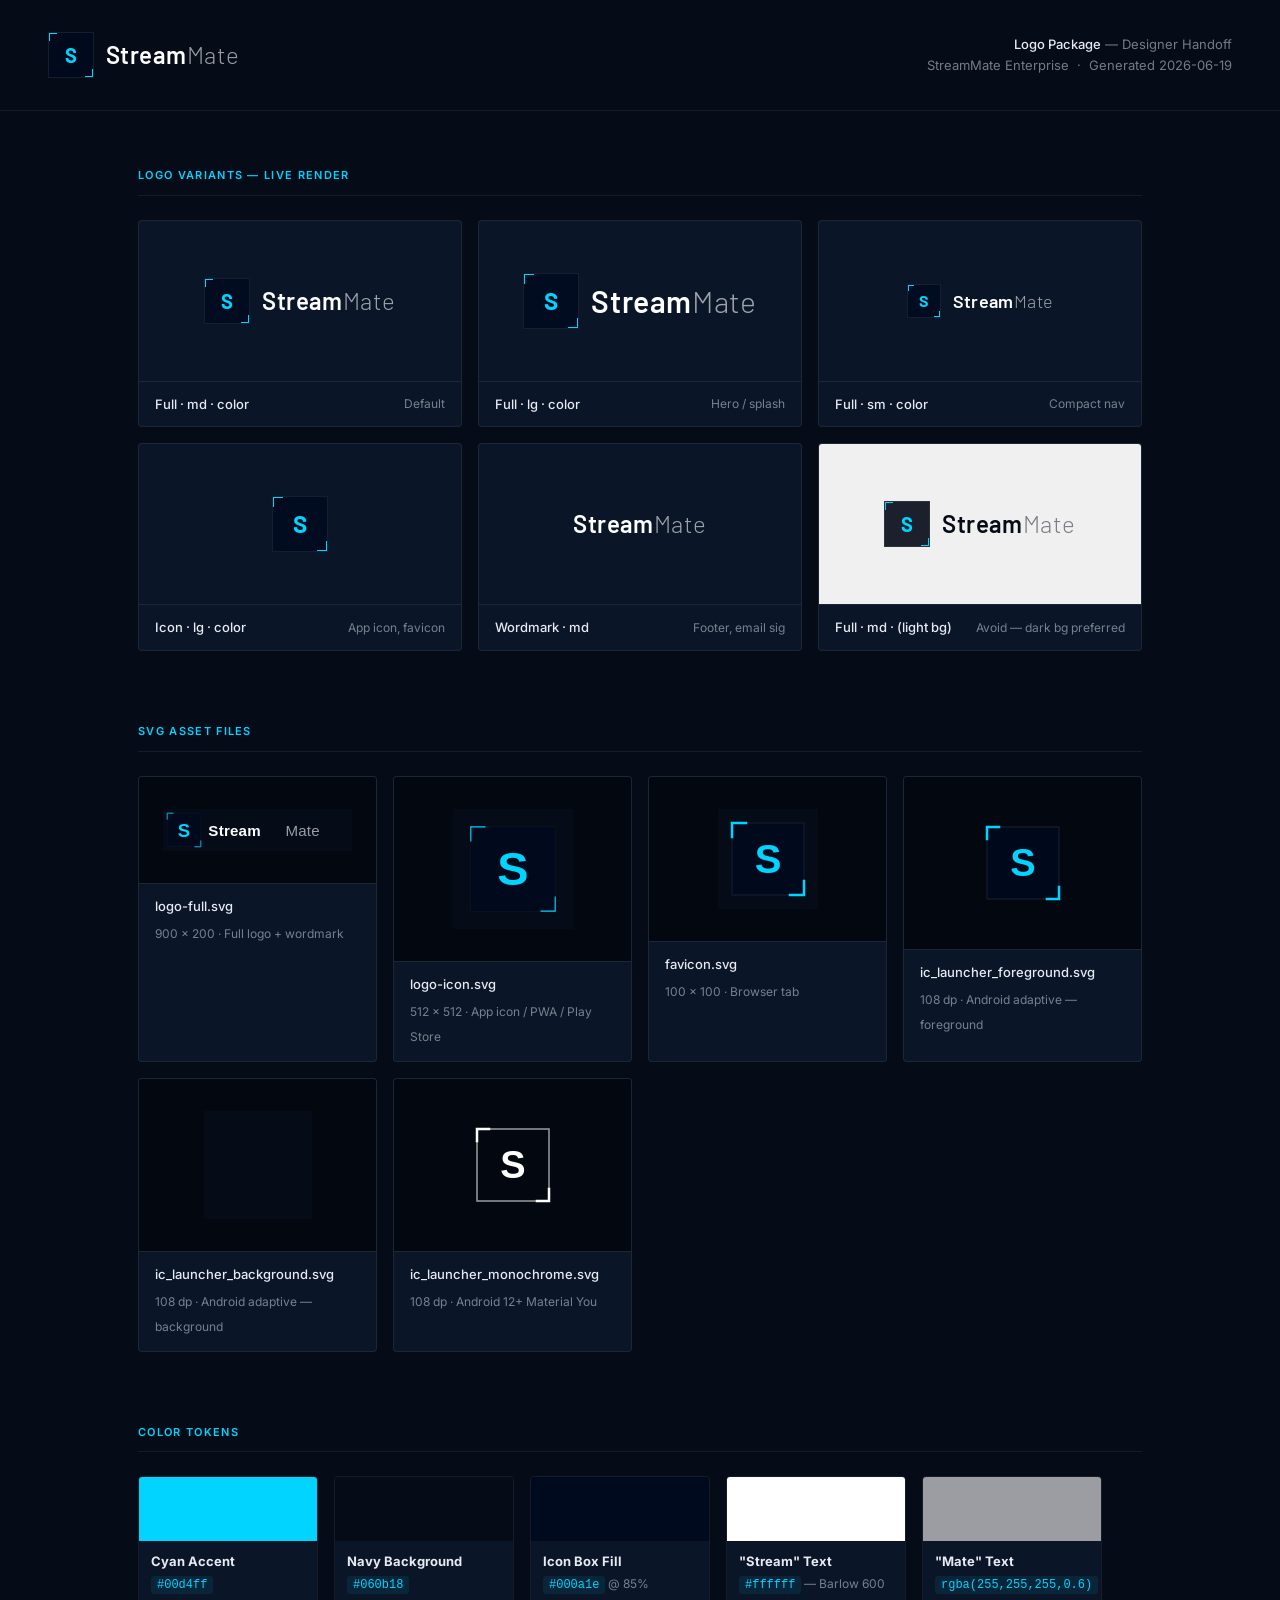
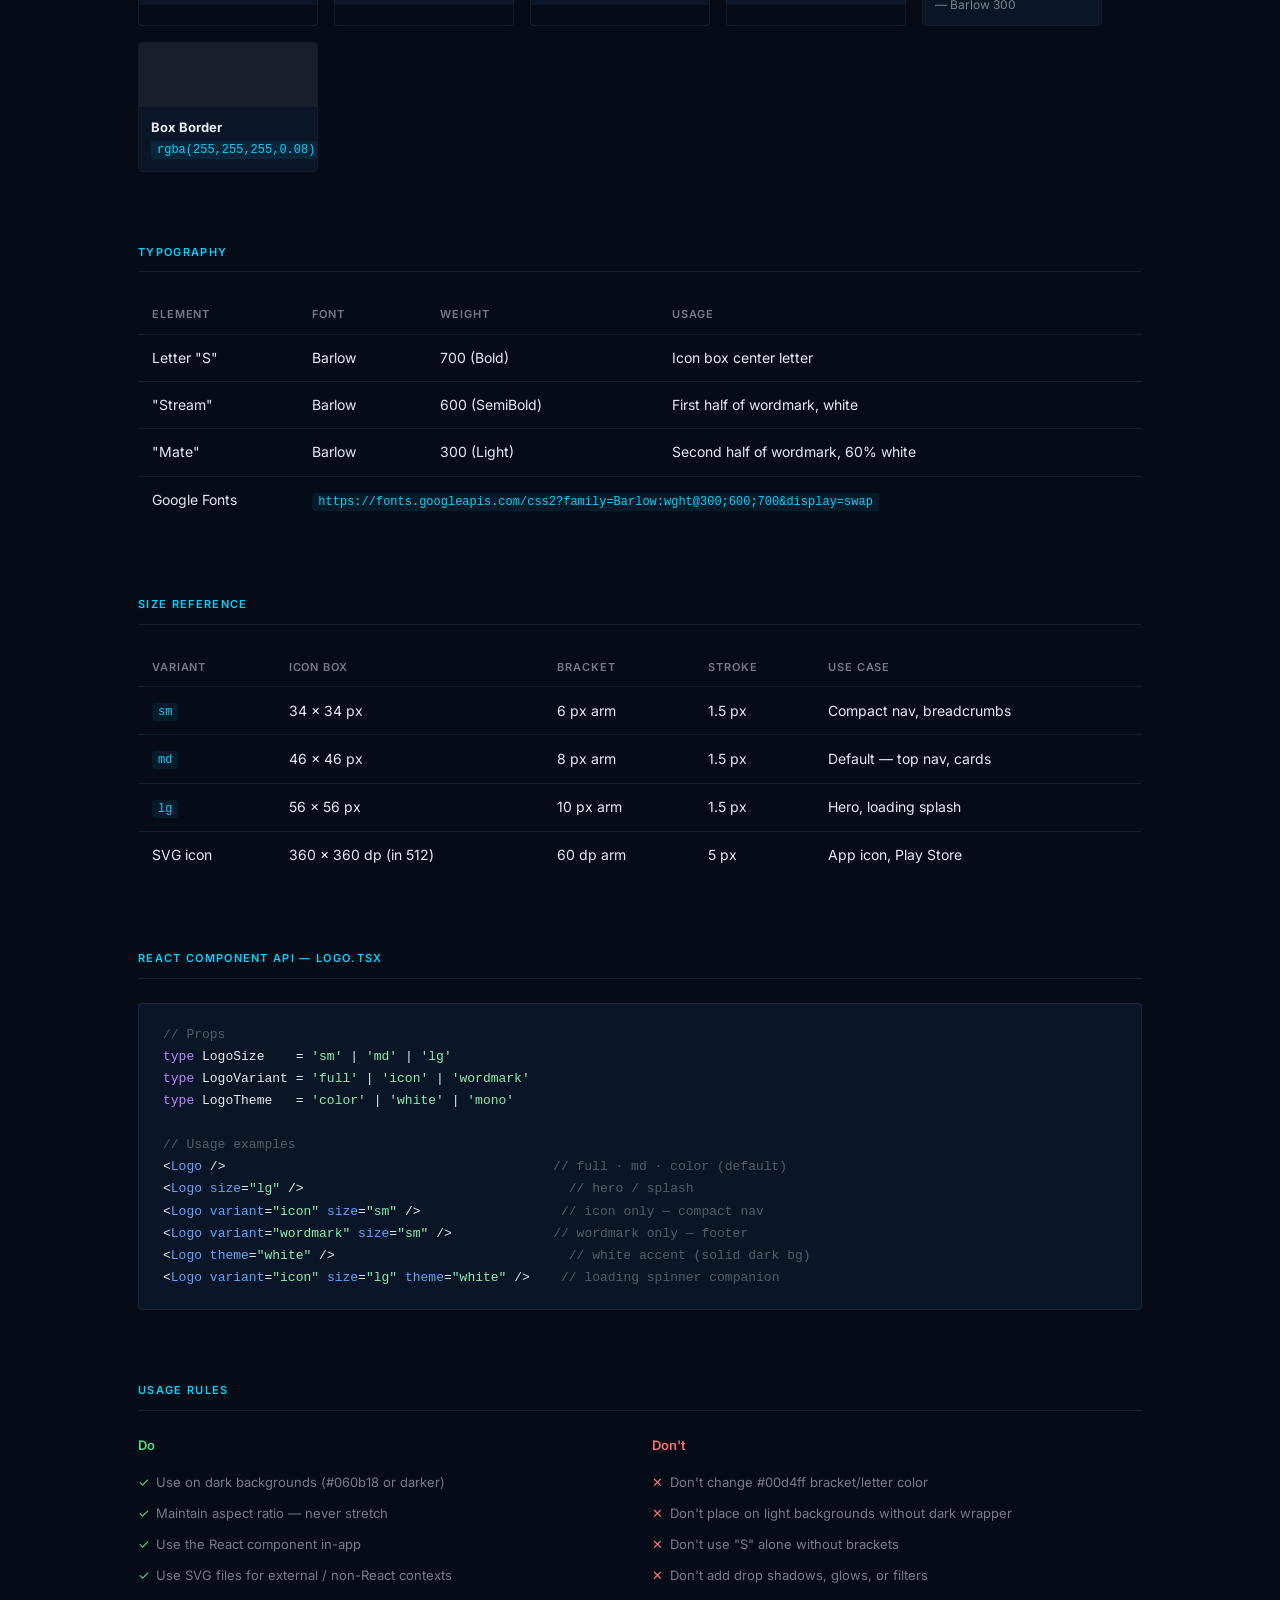
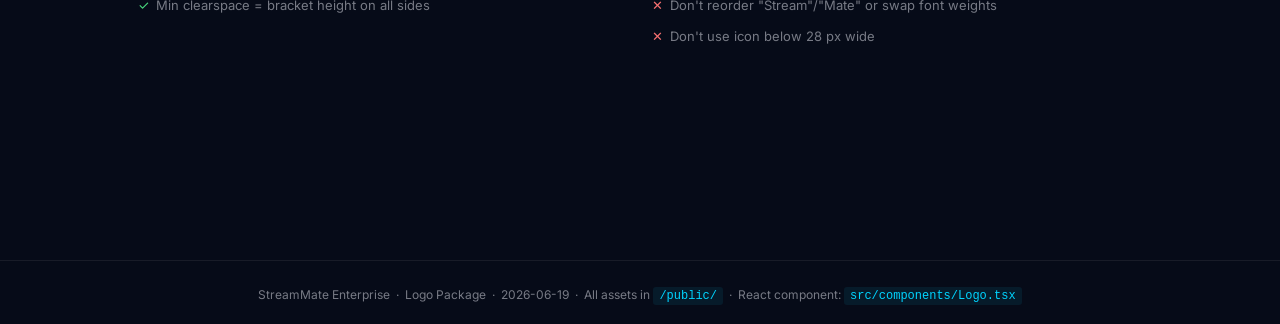
<file: public/logo-package.html>
<!DOCTYPE html>
<html lang="en">
<head>
  <meta charset="UTF-8" />
  <meta name="viewport" content="width=device-width, initial-scale=1.0" />
  <title>StreamMate — Logo Package</title>
  <link rel="preconnect" href="https://fonts.googleapis.com" />
  <link href="https://fonts.googleapis.com/css2?family=Barlow:wght@300;400;600;700&family=Inter:wght@400;500;600&display=swap" rel="stylesheet" />
  <style>
    *, *::before, *::after { box-sizing: border-box; margin: 0; padding: 0; }

    :root {
      --cyan:     #00d4ff;
      --navy:     #060b18;
      --navy-mid: #0a1628;
      --navy-box: #000a1e;
      --text:     #e8eaf2;
      --muted:    rgba(232,234,242,0.5);
      --border:   rgba(255,255,255,0.07);
    }

    body {
      background: var(--navy);
      color: var(--text);
      font-family: 'Inter', sans-serif;
      line-height: 1.6;
      min-height: 100vh;
    }

    /* ── Header ── */
    header {
      border-bottom: 1px solid var(--border);
      padding: 32px 48px;
      display: flex;
      align-items: center;
      justify-content: space-between;
      flex-wrap: wrap;
      gap: 16px;
    }
    .header-meta { text-align: right; }
    .header-meta p { font-size: 13px; color: var(--muted); }
    .header-meta strong { color: var(--text); font-weight: 500; }

    /* ── Layout ── */
    main { max-width: 1100px; margin: 0 auto; padding: 56px 48px; }

    section { margin-bottom: 72px; }

    h2 {
      font-size: 11px;
      font-weight: 600;
      letter-spacing: 0.12em;
      text-transform: uppercase;
      color: var(--cyan);
      margin-bottom: 24px;
      padding-bottom: 10px;
      border-bottom: 1px solid var(--border);
    }

    /* ── Logo preview cards ── */
    .preview-grid {
      display: grid;
      grid-template-columns: repeat(auto-fill, minmax(280px, 1fr));
      gap: 16px;
    }

    .card {
      background: var(--navy-mid);
      border: 1px solid var(--border);
      border-radius: 4px;
      overflow: hidden;
    }
    .card-canvas {
      display: flex;
      align-items: center;
      justify-content: center;
      padding: 48px 32px;
      min-height: 160px;
    }
    .card-canvas.light { background: #f0f0f0; }
    .card-meta {
      border-top: 1px solid var(--border);
      padding: 12px 16px;
      display: flex;
      justify-content: space-between;
      align-items: center;
    }
    .card-meta span { font-size: 12px; color: var(--muted); }
    .card-meta strong { font-size: 13px; color: var(--text); font-weight: 500; }

    /* ── Inline logo (React-equivalent) ── */
    .logo-inline {
      display: flex;
      align-items: center;
      gap: 12px;
      user-select: none;
    }
    .logo-box {
      position: relative;
      display: flex;
      align-items: center;
      justify-content: center;
      flex-shrink: 0;
      background: rgba(0,10,30,0.8);
      border: 1px solid rgba(255,255,255,0.08);
    }
    .logo-box .br {
      position: absolute;
      width: 8px; height: 8px;
    }
    .logo-box .br-tl { top:0; left:0; border-top: 1.5px solid var(--cyan); border-left: 1.5px solid var(--cyan); }
    .logo-box .br-br { bottom:0; right:0; border-bottom: 1.5px solid var(--cyan); border-right: 1.5px solid var(--cyan); }
    .logo-letter { font-family: 'Barlow', sans-serif; font-weight: 700; color: var(--cyan); line-height: 1; }
    .logo-wordmark { font-family: 'Barlow', sans-serif; line-height: 1; letter-spacing: 0.02em; }
    .logo-wordmark .w-stream { color: #fff; font-weight: 600; }
    .logo-wordmark .w-mate   { color: rgba(255,255,255,0.6); font-weight: 300; }

    /* size-sm */
    .logo-sm .logo-box  { width:34px; height:34px; }
    .logo-sm .logo-letter { font-size: 16px; }
    .logo-sm .logo-wordmark { font-size: 18px; }
    .logo-sm .logo-box .br { width:6px; height:6px; }

    /* size-md */
    .logo-md .logo-box  { width:46px; height:46px; }
    .logo-md .logo-letter { font-size: 20px; }
    .logo-md .logo-wordmark { font-size: 24px; }

    /* size-lg */
    .logo-lg .logo-box  { width:56px; height:56px; }
    .logo-lg .logo-letter { font-size: 24px; }
    .logo-lg .logo-wordmark { font-size: 30px; }
    .logo-lg .logo-box .br { width:10px; height:10px; }

    /* ── Spec table ── */
    table {
      width: 100%;
      border-collapse: collapse;
      font-size: 14px;
    }
    thead th {
      font-size: 11px;
      font-weight: 600;
      letter-spacing: 0.08em;
      text-transform: uppercase;
      color: var(--muted);
      text-align: left;
      padding: 10px 14px;
      border-bottom: 1px solid var(--border);
    }
    tbody td {
      padding: 12px 14px;
      border-bottom: 1px solid var(--border);
      vertical-align: middle;
    }
    tbody tr:last-child td { border-bottom: none; }
    code {
      font-family: 'SF Mono', 'Fira Mono', monospace;
      font-size: 12px;
      background: rgba(0,212,255,0.08);
      color: var(--cyan);
      padding: 2px 6px;
      border-radius: 3px;
    }

    /* ── Color swatches ── */
    .swatch-row { display: flex; flex-wrap: wrap; gap: 16px; }
    .swatch {
      border-radius: 4px;
      overflow: hidden;
      border: 1px solid var(--border);
      width: 180px;
    }
    .swatch-block { height: 64px; }
    .swatch-info { padding: 10px 12px; background: var(--navy-mid); }
    .swatch-info p { font-size: 12px; color: var(--muted); margin: 0; }
    .swatch-info strong { font-size: 13px; display: block; margin-bottom: 2px; }

    /* ── Do / Don't ── */
    .rules { display: grid; grid-template-columns: 1fr 1fr; gap: 24px; }
    .rule-col h3 { font-size: 13px; font-weight: 600; margin-bottom: 12px; }
    .rule-col.do h3   { color: #4ade80; }
    .rule-col.dont h3 { color: #f87171; }
    .rule-col ul { list-style: none; }
    .rule-col ul li { font-size: 13px; color: var(--muted); padding: 5px 0; padding-left: 18px; position: relative; }
    .rule-col ul li::before { position: absolute; left: 0; }
    .rule-col.do   ul li::before { content: "✓"; color: #4ade80; }
    .rule-col.dont ul li::before { content: "✕"; color: #f87171; }

    /* ── React code block ── */
    pre {
      background: var(--navy-mid);
      border: 1px solid var(--border);
      border-radius: 4px;
      padding: 20px 24px;
      overflow-x: auto;
      font-family: 'SF Mono', 'Fira Mono', monospace;
      font-size: 13px;
      line-height: 1.7;
      color: var(--text);
    }
    .kw  { color: #c084fc; }
    .fn  { color: #60a5fa; }
    .str { color: #86efac; }
    .cm  { color: rgba(255,255,255,0.3); }

    /* ── SVG asset previews ── */
    .svg-grid { display: grid; grid-template-columns: repeat(auto-fill, minmax(220px, 1fr)); gap: 16px; }
    .svg-card { background: var(--navy-mid); border: 1px solid var(--border); border-radius: 4px; overflow: hidden; }
    .svg-preview { display: flex; align-items: center; justify-content: center; padding: 32px 24px; background: #030810; }
    .svg-preview img { max-width: 100%; max-height: 120px; }
    .svg-info { padding: 12px 16px; border-top: 1px solid var(--border); }
    .svg-info strong { display: block; font-size: 13px; font-weight: 500; margin-bottom: 3px; }
    .svg-info span { font-size: 12px; color: var(--muted); }

    footer {
      margin-top: 80px;
      border-top: 1px solid var(--border);
      padding: 24px 48px;
      font-size: 12px;
      color: var(--muted);
      text-align: center;
    }

    @media (max-width: 640px) {
      header, main { padding-left: 24px; padding-right: 24px; }
      .rules { grid-template-columns: 1fr; }
      .header-meta { text-align: left; }
    }
  </style>
</head>
<body>

<header>
  <!-- Logo inline (HTML equivalent of <Logo size="md" />) -->
  <div class="logo-inline logo-md">
    <div class="logo-box">
      <span class="br br-tl"></span>
      <span class="br br-br"></span>
      <span class="logo-letter">S</span>
    </div>
    <div class="logo-wordmark">
      <span class="w-stream">Stream</span><span class="w-mate">Mate</span>
    </div>
  </div>
  <div class="header-meta">
    <p><strong>Logo Package</strong> — Designer Handoff</p>
    <p>StreamMate Enterprise &nbsp;·&nbsp; Generated 2026-06-19</p>
  </div>
</header>

<main>

  <!-- ── 1. LIVE VARIANTS ── -->
  <section>
    <h2>Logo Variants — Live Render</h2>
    <div class="preview-grid">

      <!-- full / md / color (default) -->
      <div class="card">
        <div class="card-canvas">
          <div class="logo-inline logo-md">
            <div class="logo-box">
              <span class="br br-tl"></span><span class="br br-br"></span>
              <span class="logo-letter">S</span>
            </div>
            <div class="logo-wordmark"><span class="w-stream">Stream</span><span class="w-mate">Mate</span></div>
          </div>
        </div>
        <div class="card-meta"><strong>Full · md · color</strong><span>Default</span></div>
      </div>

      <!-- full / lg / color -->
      <div class="card">
        <div class="card-canvas">
          <div class="logo-inline logo-lg">
            <div class="logo-box">
              <span class="br br-tl"></span><span class="br br-br"></span>
              <span class="logo-letter">S</span>
            </div>
            <div class="logo-wordmark"><span class="w-stream">Stream</span><span class="w-mate">Mate</span></div>
          </div>
        </div>
        <div class="card-meta"><strong>Full · lg · color</strong><span>Hero / splash</span></div>
      </div>

      <!-- full / sm / color -->
      <div class="card">
        <div class="card-canvas">
          <div class="logo-inline logo-sm">
            <div class="logo-box">
              <span class="br br-tl"></span><span class="br br-br"></span>
              <span class="logo-letter">S</span>
            </div>
            <div class="logo-wordmark"><span class="w-stream">Stream</span><span class="w-mate">Mate</span></div>
          </div>
        </div>
        <div class="card-meta"><strong>Full · sm · color</strong><span>Compact nav</span></div>
      </div>

      <!-- icon only / lg -->
      <div class="card">
        <div class="card-canvas">
          <div class="logo-inline logo-lg">
            <div class="logo-box">
              <span class="br br-tl"></span><span class="br br-br"></span>
              <span class="logo-letter">S</span>
            </div>
          </div>
        </div>
        <div class="card-meta"><strong>Icon · lg · color</strong><span>App icon, favicon</span></div>
      </div>

      <!-- wordmark only / md -->
      <div class="card">
        <div class="card-canvas">
          <div class="logo-wordmark" style="font-family:'Barlow',sans-serif;font-size:24px;letter-spacing:0.02em;line-height:1">
            <span class="w-stream">Stream</span><span class="w-mate">Mate</span>
          </div>
        </div>
        <div class="card-meta"><strong>Wordmark · md</strong><span>Footer, email sig</span></div>
      </div>

      <!-- full / md / white theme (on light bg) -->
      <div class="card">
        <div class="card-canvas light">
          <div class="logo-inline logo-md">
            <div class="logo-box" style="background:rgba(6,11,24,0.9);">
              <span class="br br-tl"></span><span class="br br-br"></span>
              <span class="logo-letter">S</span>
            </div>
            <div class="logo-wordmark" style="font-size:24px;">
              <span style="color:#060b18;font-weight:600;font-family:'Barlow',sans-serif;">Stream</span><span style="color:rgba(6,11,24,0.5);font-weight:300;font-family:'Barlow',sans-serif;">Mate</span>
            </div>
          </div>
        </div>
        <div class="card-meta"><strong>Full · md · (light bg)</strong><span>Avoid — dark bg preferred</span></div>
      </div>

    </div>
  </section>

  <!-- ── 2. SVG ASSETS ── -->
  <section>
    <h2>SVG Asset Files</h2>
    <div class="svg-grid">
      <div class="svg-card">
        <div class="svg-preview"><img src="logo-full.svg" alt="StreamMate full logo" /></div>
        <div class="svg-info"><strong>logo-full.svg</strong><span>900 × 200 · Full logo + wordmark</span></div>
      </div>
      <div class="svg-card">
        <div class="svg-preview"><img src="logo-icon.svg" alt="StreamMate icon" /></div>
        <div class="svg-info"><strong>logo-icon.svg</strong><span>512 × 512 · App icon / PWA / Play Store</span></div>
      </div>
      <div class="svg-card">
        <div class="svg-preview"><img src="favicon.svg" alt="StreamMate favicon" /></div>
        <div class="svg-info"><strong>favicon.svg</strong><span>100 × 100 · Browser tab</span></div>
      </div>
      <div class="svg-card">
        <div class="svg-preview"><img src="android/ic_launcher_foreground.svg" alt="Android foreground" /></div>
        <div class="svg-info"><strong>ic_launcher_foreground.svg</strong><span>108 dp · Android adaptive — foreground</span></div>
      </div>
      <div class="svg-card">
        <div class="svg-preview"><img src="android/ic_launcher_background.svg" alt="Android background" /></div>
        <div class="svg-info"><strong>ic_launcher_background.svg</strong><span>108 dp · Android adaptive — background</span></div>
      </div>
      <div class="svg-card">
        <div class="svg-preview"><img src="android/ic_launcher_monochrome.svg" alt="Android monochrome" /></div>
        <div class="svg-info"><strong>ic_launcher_monochrome.svg</strong><span>108 dp · Android 12+ Material You</span></div>
      </div>
    </div>
  </section>

  <!-- ── 3. COLOR TOKENS ── -->
  <section>
    <h2>Color Tokens</h2>
    <div class="swatch-row">
      <div class="swatch">
        <div class="swatch-block" style="background:#00d4ff;"></div>
        <div class="swatch-info"><strong>Cyan Accent</strong><p><code>#00d4ff</code></p></div>
      </div>
      <div class="swatch">
        <div class="swatch-block" style="background:#060b18;"></div>
        <div class="swatch-info"><strong>Navy Background</strong><p><code>#060b18</code></p></div>
      </div>
      <div class="swatch">
        <div class="swatch-block" style="background:#000a1e;"></div>
        <div class="swatch-info"><strong>Icon Box Fill</strong><p><code>#000a1e</code> @ 85%</p></div>
      </div>
      <div class="swatch">
        <div class="swatch-block" style="background:#ffffff;"></div>
        <div class="swatch-info"><strong>"Stream" Text</strong><p><code>#ffffff</code> — Barlow 600</p></div>
      </div>
      <div class="swatch">
        <div class="swatch-block" style="background:rgba(255,255,255,0.6);"></div>
        <div class="swatch-info"><strong>"Mate" Text</strong><p><code>rgba(255,255,255,0.6)</code> — Barlow 300</p></div>
      </div>
      <div class="swatch">
        <div class="swatch-block" style="background:rgba(255,255,255,0.08);"></div>
        <div class="swatch-info"><strong>Box Border</strong><p><code>rgba(255,255,255,0.08)</code></p></div>
      </div>
    </div>
  </section>

  <!-- ── 4. TYPOGRAPHY ── -->
  <section>
    <h2>Typography</h2>
    <table>
      <thead>
        <tr>
          <th>Element</th>
          <th>Font</th>
          <th>Weight</th>
          <th>Usage</th>
        </tr>
      </thead>
      <tbody>
        <tr>
          <td>Letter "S"</td>
          <td>Barlow</td>
          <td>700 (Bold)</td>
          <td>Icon box center letter</td>
        </tr>
        <tr>
          <td>"Stream"</td>
          <td>Barlow</td>
          <td>600 (SemiBold)</td>
          <td>First half of wordmark, white</td>
        </tr>
        <tr>
          <td>"Mate"</td>
          <td>Barlow</td>
          <td>300 (Light)</td>
          <td>Second half of wordmark, 60% white</td>
        </tr>
        <tr>
          <td>Google Fonts</td>
          <td colspan="3"><code>https://fonts.googleapis.com/css2?family=Barlow:wght@300;600;700&display=swap</code></td>
        </tr>
      </tbody>
    </table>
  </section>

  <!-- ── 5. SIZE REFERENCE ── -->
  <section>
    <h2>Size Reference</h2>
    <table>
      <thead>
        <tr><th>Variant</th><th>Icon Box</th><th>Bracket</th><th>Stroke</th><th>Use case</th></tr>
      </thead>
      <tbody>
        <tr><td><code>sm</code></td><td>34 × 34 px</td><td>6 px arm</td><td>1.5 px</td><td>Compact nav, breadcrumbs</td></tr>
        <tr><td><code>md</code></td><td>46 × 46 px</td><td>8 px arm</td><td>1.5 px</td><td>Default — top nav, cards</td></tr>
        <tr><td><code>lg</code></td><td>56 × 56 px</td><td>10 px arm</td><td>1.5 px</td><td>Hero, loading splash</td></tr>
        <tr><td>SVG icon</td><td>360 × 360 dp (in 512)</td><td>60 dp arm</td><td>5 px</td><td>App icon, Play Store</td></tr>
      </tbody>
    </table>
  </section>

  <!-- ── 6. REACT COMPONENT ── -->
  <section>
    <h2>React Component API — Logo.tsx</h2>
    <pre><span class="cm">// Props</span>
<span class="kw">type</span> LogoSize    = <span class="str">'sm'</span> | <span class="str">'md'</span> | <span class="str">'lg'</span>
<span class="kw">type</span> LogoVariant = <span class="str">'full'</span> | <span class="str">'icon'</span> | <span class="str">'wordmark'</span>
<span class="kw">type</span> LogoTheme   = <span class="str">'color'</span> | <span class="str">'white'</span> | <span class="str">'mono'</span>

<span class="cm">// Usage examples</span>
&lt;<span class="fn">Logo</span> /&gt;                                          <span class="cm">// full · md · color (default)</span>
&lt;<span class="fn">Logo</span> <span class="fn">size</span>=<span class="str">"lg"</span> /&gt;                                  <span class="cm">// hero / splash</span>
&lt;<span class="fn">Logo</span> <span class="fn">variant</span>=<span class="str">"icon"</span> <span class="fn">size</span>=<span class="str">"sm"</span> /&gt;                  <span class="cm">// icon only — compact nav</span>
&lt;<span class="fn">Logo</span> <span class="fn">variant</span>=<span class="str">"wordmark"</span> <span class="fn">size</span>=<span class="str">"sm"</span> /&gt;             <span class="cm">// wordmark only — footer</span>
&lt;<span class="fn">Logo</span> <span class="fn">theme</span>=<span class="str">"white"</span> /&gt;                              <span class="cm">// white accent (solid dark bg)</span>
&lt;<span class="fn">Logo</span> <span class="fn">variant</span>=<span class="str">"icon"</span> <span class="fn">size</span>=<span class="str">"lg"</span> <span class="fn">theme</span>=<span class="str">"white"</span> /&gt;    <span class="cm">// loading spinner companion</span></pre>
  </section>

  <!-- ── 7. DO / DON'T ── -->
  <section>
    <h2>Usage Rules</h2>
    <div class="rules">
      <div class="rule-col do">
        <h3>Do</h3>
        <ul>
          <li>Use on dark backgrounds (#060b18 or darker)</li>
          <li>Maintain aspect ratio — never stretch</li>
          <li>Use the React component in-app</li>
          <li>Use SVG files for external / non-React contexts</li>
          <li>Min clearspace = bracket height on all sides</li>
        </ul>
      </div>
      <div class="rule-col dont">
        <h3>Don't</h3>
        <ul>
          <li>Don't change #00d4ff bracket/letter color</li>
          <li>Don't place on light backgrounds without dark wrapper</li>
          <li>Don't use "S" alone without brackets</li>
          <li>Don't add drop shadows, glows, or filters</li>
          <li>Don't reorder "Stream"/"Mate" or swap font weights</li>
          <li>Don't use icon below 28 px wide</li>
        </ul>
      </div>
    </div>
  </section>

</main>

<footer>
  StreamMate Enterprise &nbsp;·&nbsp; Logo Package &nbsp;·&nbsp; 2026-06-19
  &nbsp;·&nbsp; All assets in <code>/public/</code> &nbsp;·&nbsp; React component: <code>src/components/Logo.tsx</code>
</footer>

</body>
</html>
</file>
